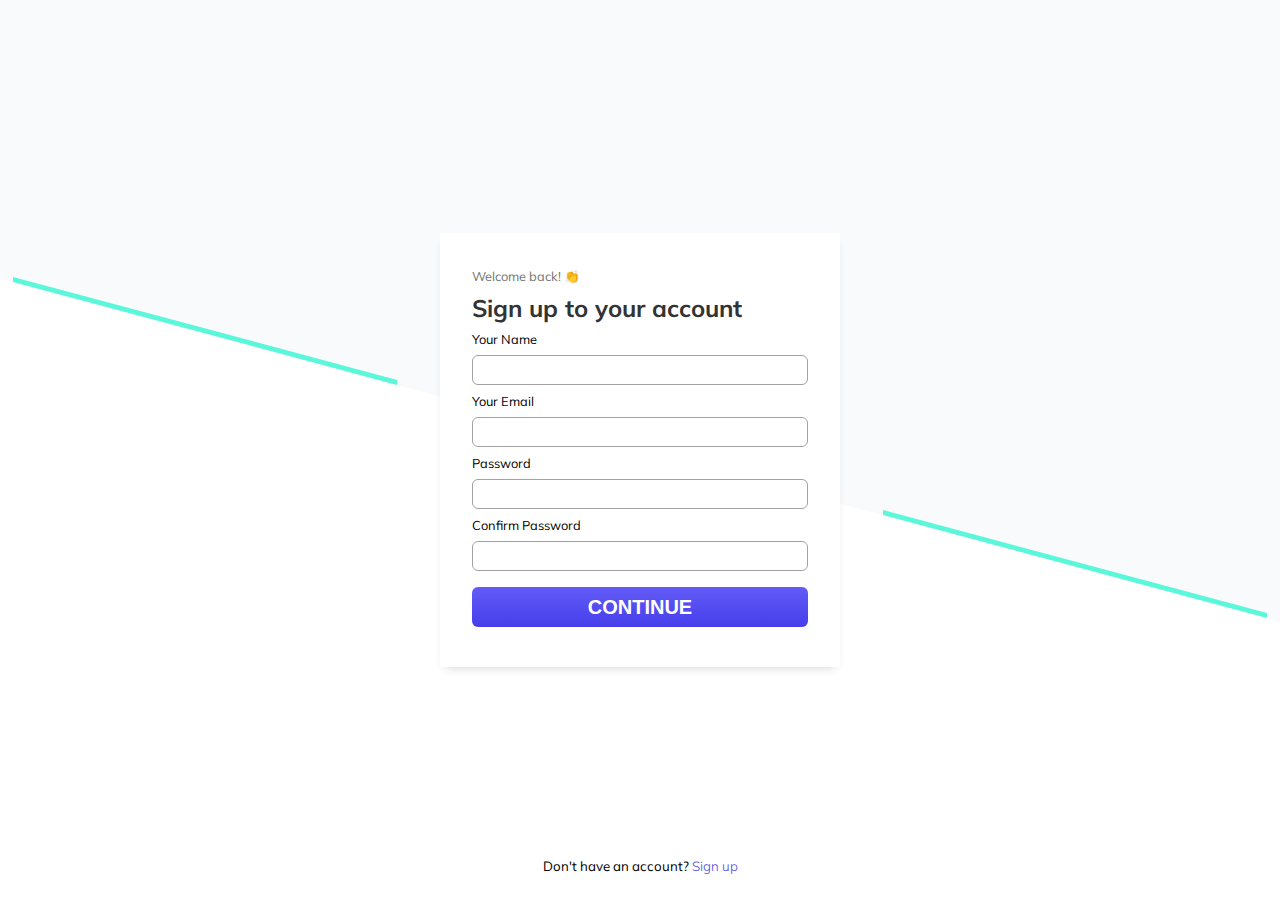
<file: index.html>
<!DOCTYPE html>
<html lang="en">
<head>
    <meta charset="UTF-8">
    <meta name="viewport" content="width=device-width, initial-scale=1.0">
    <title>Signup</title>
    <link rel="stylesheet" href="style.css">
</head>
<body>
    <section class="container">
        <form class="modal-box signup">
            <header>
                <small>Welcome back! 👏</small>
                <h1>Sign up to your account</h1>
            </header>
            <div class="card-inputs">
                <label for="name">Your Name</label>
                <input type="text" name="name" id="name" required />
            </div>
            <div class="card-inputs">
                <label for="email">Your Email</label>
                <input type="email" name="email" id="email" required />
            </div>
            <div class="card-inputs">
                <label for="password">Password</label>
                <input type="password" name="password" id="password" required />
            </div>
            <div class="card-inputs">
                <label for="confirmPassword">Confirm Password</label>
                <input type="password" name="c-password" id="confirmPassword" required />
            </div>
            <button type="submit" class="login-btn" id="signup-btn">Continue</button>
            <p id="error-message"></p>
        </form>
        <small id="signup-redirect">Don't have an account? <a href="#">Sign up</a></small>
        <div class="bisect">
            <span class="sec-border left"></span>
            <span class="sec-border right"></span>
        </div>
    </section>
    
    <script src="signup.js"></script>
</body>
</html>
</file>
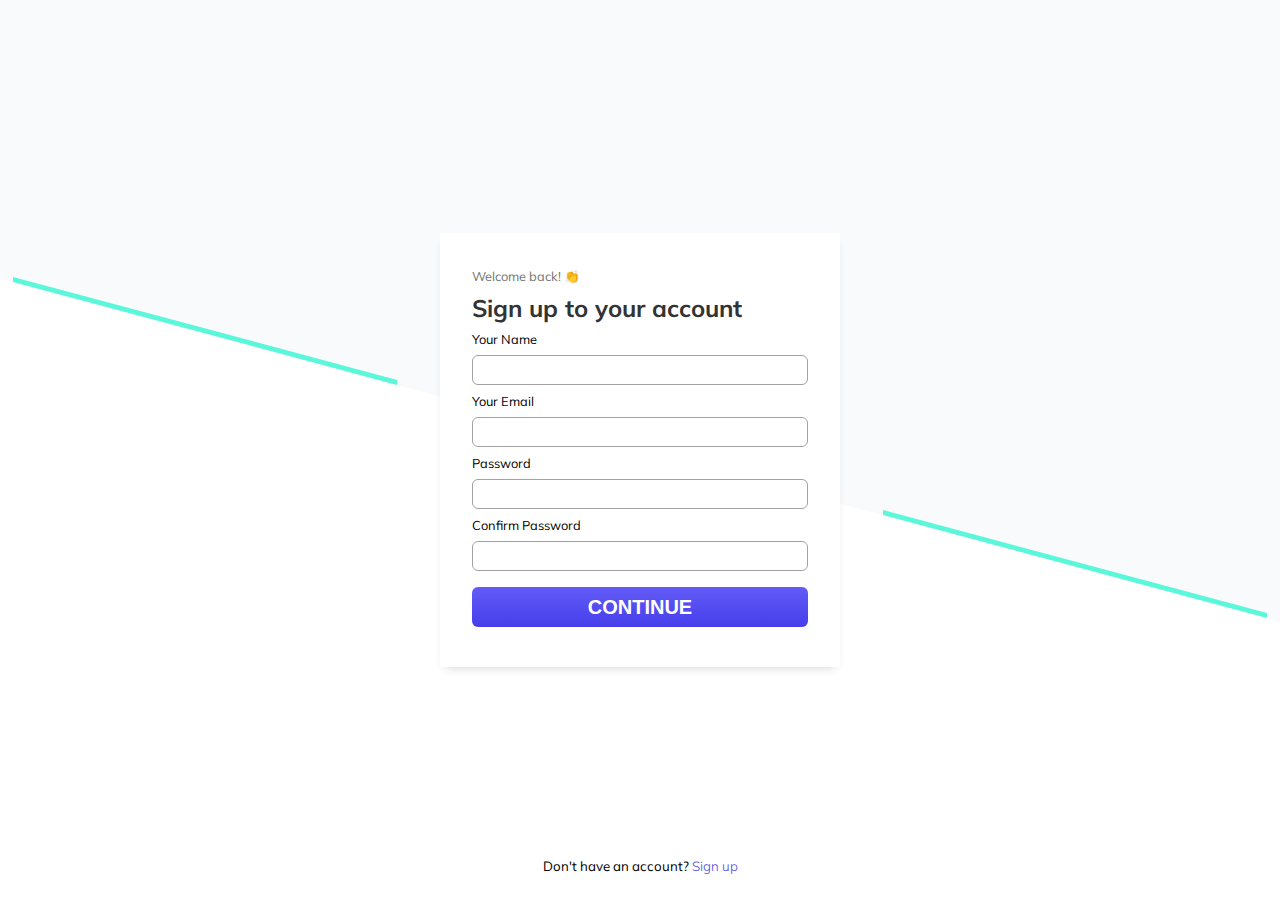
<file: profile.html>
<!DOCTYPE html>
<html lang="en">
<head>
    <meta charset="UTF-8">
    <meta name="viewport" content="width=device-width, initial-scale=1.0">
    <title>Profile</title>
    <link rel="stylesheet" href="style.css">
</head>
<body>
    <section class="container p-container">
        <p id="success-message">Signup Successfull</p>
        <form class="modal-box profile">
            <div class="profile-content">
                <header>
                    <h1 style="text-align:center;">Profile</h1>
                    <img src="./Images/profile.png " alt="user">
                </header>
                <div id="profile-info">
                    
                </div>
            </div>
            <button type="submit" class="login-btn" id="logout-btn">Logout</button>
        </form>
        <div class="bisect">
        </div>
    </section>
    <script src="login.js"></script>
</body>
</html>
</file>
<file: style.css>
@import url('https://fonts.googleapis.com/css2?family=Mulish:wght@200;300;400;500;600&display=swap');
*{
    margin: 0;
    padding: 0;
    box-sizing: border-box;
    transition: all 0.5s ease;
}
html{
    font-family: 'Mulish', sans-serif;
    font-size: 1rem;
}
.container{
    position: relative;
    min-height: 100vh;
}
.container.p-container{
    background-color: #5BF7DB;
}
.bisect{
    position: absolute;
    width: 100%;
    height: 100vh;
    z-index: 3;
    background-color:#F8FAFC;
    transform: skewY(15deg);
    top: -50%;
}
.sec-border{
    z-index: 10;
    width: 30%;
    height: 5px;
    position: absolute;
    background-color: #5BF7DB;
    bottom: 0%;
}
.sec-border.left{
    left: 1%;
}
.sec-border.right{
    right: 1%;
}
.modal-box{
    position: absolute;
    z-index: 5;
    background-color:#FFFFFF;
    top: 50%;
    left: 50%; /* This will position the left of the div at 50% of its parent container */
    transform: translate(-50%, -50%);
    box-shadow: 0 5px 10px -5px rgba(0,0,0,0.19);
    padding: 2rem;
    width: 400px;
}
.modal-box.singup{
    height: 480px;
}
.modal-box.profile{
    height: 400px;
}
.modal-box header small {
    color:#757575;
    font-size: 0.8rem;
}
.modal-box header h1{
    font-size: 1.5rem;
    color: #333;
    margin: 0.5rem 0;
}
.card-inputs{
    display: flex;
    flex-direction: column;
}
.card-inputs input{
    outline: none;
    height: 30px;
    margin: 0.5rem 0;
    border: 1px solid #a3a1a1;
    border-radius:6px;
    padding: 0 6px; 
}
.card-inputs label{
    font-size: 0.8rem;
}
.login-btn{
    outline: none;
    border-radius: 0.375rem;
    background: linear-gradient(180deg, #625BF7 0%, #463EEA 100%);
    border: #625BF7;
    color: #FFFFFF;
    font-size: 1.25rem;
    text-transform: uppercase;
    font-weight: 600;
    display: flex;
    width: 100%;
    height:40px;
    justify-content: center;
    align-items: center;
    margin: 0.5rem 0;
    cursor: pointer;
}
#logout-btn{
    margin:-0.5rem 0 !important;
}
#error-message{
    display: none;
    color: #463EEA;
    font-weight: 600;
    text-align: center;
    margin-top: 2rem;
}
#success-message{
    font-size: 1.25rem;
    color: #463EEA;
    font-weight: 600;
    position: absolute;
    top: 10%;
    z-index: 10;
    left: 50%;
    transform: translate(-50%, -50%);
}
#signup-redirect{
    position: absolute;
    bottom: 2%;
    z-index: 10;
    left: 50%;
    transform: translate(-50%, -50%);
}
#signup-redirect a{
    text-decoration: none;
    color: #463EEA;
    font-weight: 300;
}

.profile-content{
    display: flex;
    flex-direction: column;
    justify-content: center;
    align-items: center;
    margin-bottom: 2rem;
}
#profile-info {
    display: flex;
    flex-direction: column; 
    justify-content: center;
    word-wrap: break-word;
    row-gap: 0.5rem;  
    font-size: 0.9rem;
}
.profile-content header h1{
    font-weight: 600;
    font-size: 2.5rem;
}
.profile-content img{
    height: 80px;
    width: 80px;
    margin: 1rem;
}
@media only screen and (max-width: 600px){
    .modal-box.signup{
        width: 350px;
    }
    .bisect{
        transform: skewY(40deg);
    }
    .modal-box header h1{
        font-size: 1.5rem;
    }
    .card-inputs input{
        height: 30px;
    }
    .card-inputs label{
        font-size: 0.6rem;
    }
    #error-message{
        font-size: 0.8rem;
    }
    #signup-redirect{
        bottom:5%;
    }
    #success-message{
        top:20%;
    }
    .modal-box.profile{
        width: 350px;
    }
}
</file>
